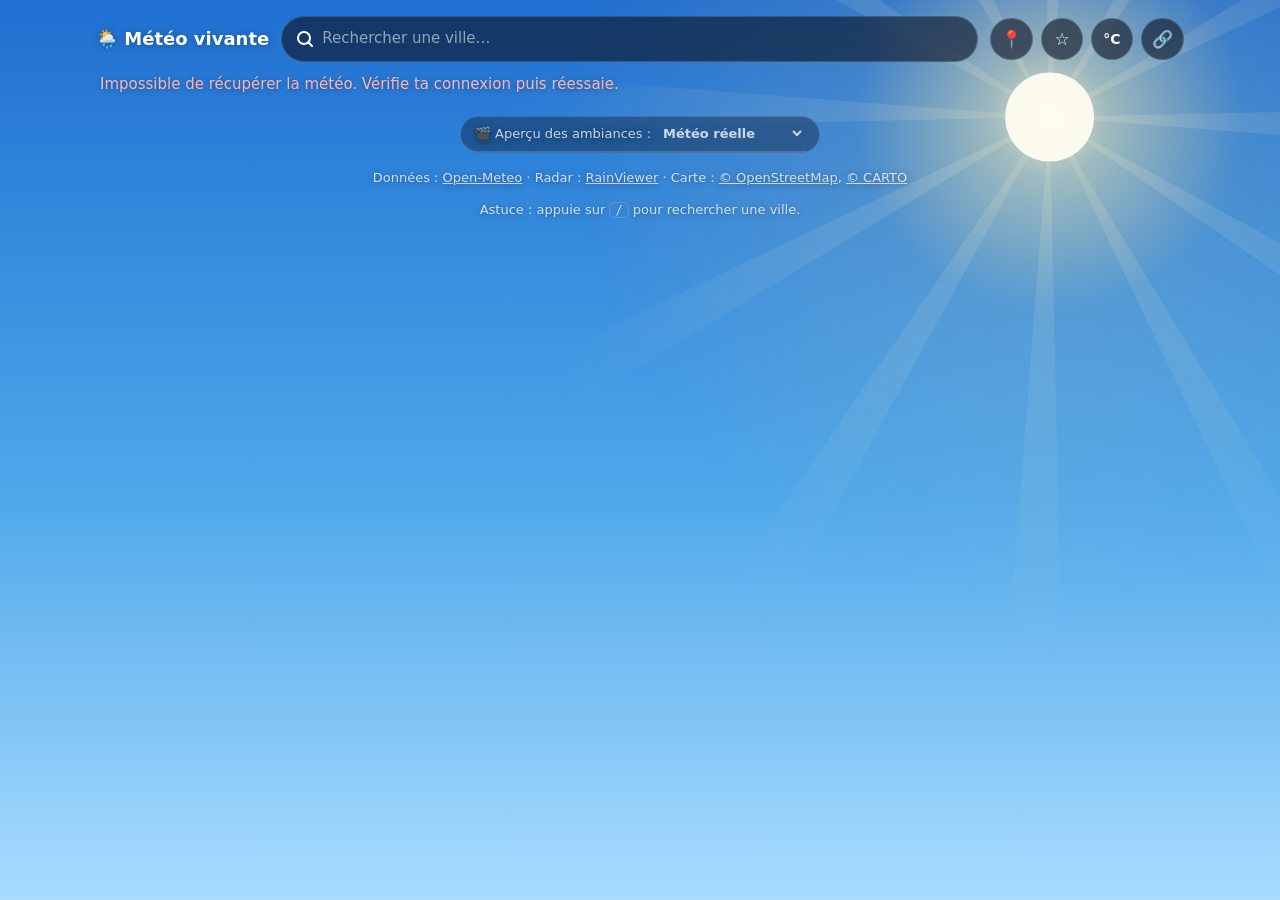
<file: index.html>
<!doctype html>
<html lang="fr">
<head>
<meta charset="utf-8">
<meta name="viewport" content="width=device-width, initial-scale=1, viewport-fit=cover">
<title>Météo vivante</title>
<meta name="description" content="Météo en direct avec ciel animé, radar de pluie, qualité de l'air et prévisions sur 10 jours.">
<meta name="theme-color" content="#1b2550">
<link rel="manifest" href="manifest.webmanifest">
<link rel="icon" href="icons/icon.svg" type="image/svg+xml">
<link rel="apple-touch-icon" href="icons/icon-180.png">
<meta name="apple-mobile-web-app-capable" content="yes">
<meta name="apple-mobile-web-app-status-bar-style" content="black-translucent">
<link rel="stylesheet" href="vendor/leaflet/leaflet.css">
<link rel="stylesheet" href="css/style.css">
</head>
<body>
<div id="sky-bg" aria-hidden="true"></div>
<canvas id="sky" aria-hidden="true"></canvas>

<main>
  <header class="topbar">
    <div class="brand"><span class="brand-icon">🌦️</span> Météo vivante</div>
    <div class="search" role="search">
      <input id="city" type="search" placeholder="Rechercher une ville…" autocomplete="off"
             aria-label="Rechercher une ville" aria-autocomplete="list" aria-controls="suggestions">
      <ul id="suggestions" class="suggestions" role="listbox" hidden></ul>
    </div>
    <div class="actions">
      <button id="locate" class="icon-btn" title="Ma position" aria-label="Ma position">📍</button>
      <button id="fav" class="icon-btn" title="Ajouter aux favoris" aria-label="Ajouter aux favoris" aria-pressed="false">☆</button>
      <button id="unit" class="icon-btn" title="Changer d'unité" aria-label="Changer d'unité">°C</button>
      <button id="share" class="icon-btn" title="Partager" aria-label="Partager">🔗</button>
    </div>
  </header>

  <nav id="favs" class="favs" aria-label="Villes favorites"></nav>

  <div id="status" class="status" role="status"></div>

  <div id="content" class="hidden">
    <section class="hero glass" aria-label="Conditions actuelles">
      <div class="hero-main">
        <div class="place" id="place"></div>
        <div class="clock" id="clock"></div>
        <div class="hero-temp">
          <span class="hero-icon" id="hero-icon"></span>
          <span class="temp" id="temp"></span>
        </div>
        <div class="desc" id="desc"></div>
        <div class="hilo" id="hilo"></div>
      </div>
      <div class="hero-side">
        <p class="summary" id="summary"></p>
        <div class="nowcast" id="nowcast" aria-label="Pluie dans les 2 prochaines heures"></div>
      </div>
    </section>

    <section class="glass" aria-label="Heure par heure">
      <h2>Heure par heure</h2>
      <div class="hourly" id="hourly" tabindex="0"></div>
    </section>

    <div class="grid">
      <section class="glass tile" id="tile-wind"></section>
      <section class="glass tile" id="tile-sun"></section>
      <section class="glass tile" id="tile-uv"></section>
      <section class="glass tile" id="tile-air"></section>
      <section class="glass tile" id="tile-humidity"></section>
      <section class="glass tile" id="tile-pressure"></section>
      <section class="glass tile" id="tile-visibility"></section>
      <section class="glass tile" id="tile-moon"></section>
      <section class="glass tile wide" id="tile-pollen"></section>
    </div>

    <section class="glass">
      <h2>Températures sur 48 h</h2>
      <div class="legend">
        <span><i class="swatch line" style="--c: var(--temp)"></i>Température</span>
        <span><i class="swatch dash" style="--c: var(--feels)"></i>Ressenti</span>
      </div>
      <div class="chart" id="chart-temp"></div>
    </section>

    <section class="glass">
      <h2>Risque de pluie sur 48 h</h2>
      <div class="chart" id="chart-rain"></div>
    </section>

    <section class="glass">
      <h2>Prévisions sur 10 jours</h2>
      <div class="daily" id="daily"></div>
    </section>

    <section class="glass">
      <div class="map-head">
        <h2>Radar de pluie</h2>
        <div class="radar-controls" id="radar-controls" hidden>
          <button id="radar-play" class="icon-btn small" aria-label="Lecture">⏸</button>
          <span id="radar-time"></span>
        </div>
      </div>
      <div id="map" class="map"></div>
      <p class="map-note" id="map-note"></p>
    </section>

    <section class="glass">
      <h2>Conseils du jour</h2>
      <ul class="tips" id="tips"></ul>
    </section>
  </div>

  <footer>
    <div class="demo">
      <label for="demo">🎬 Aperçu des ambiances :</label>
      <select id="demo">
        <option value="">Météo réelle</option>
        <option value="clear|1">Grand soleil</option>
        <option value="clear|0">Nuit étoilée</option>
        <option value="partly|1">Éclaircies</option>
        <option value="overcast|1">Ciel couvert</option>
        <option value="fog|1">Brouillard</option>
        <option value="drizzle|1">Bruine</option>
        <option value="rain|0">Pluie de nuit</option>
        <option value="snow|1">Neige</option>
        <option value="storm|0">Orage</option>
        <option value="golden|1">Coucher de soleil</option>
      </select>
    </div>
    <p>
      Données : <a href="https://open-meteo.com/" target="_blank" rel="noopener">Open-Meteo</a> ·
      Radar : <a href="https://www.rainviewer.com/" target="_blank" rel="noopener">RainViewer</a> ·
      Carte : <a href="https://www.openstreetmap.org/copyright" target="_blank" rel="noopener">© OpenStreetMap</a>, <a href="https://carto.com/attributions" target="_blank" rel="noopener">© CARTO</a>
    </p>
    <p class="kbd-hint">Astuce : appuie sur <kbd>/</kbd> pour rechercher une ville.</p>
  </footer>
</main>

<div class="tooltip" id="tooltip" role="tooltip"></div>

<script src="vendor/leaflet/leaflet.js" defer></script>
<script type="module" src="js/app.js"></script>
</body>
</html>
</file>
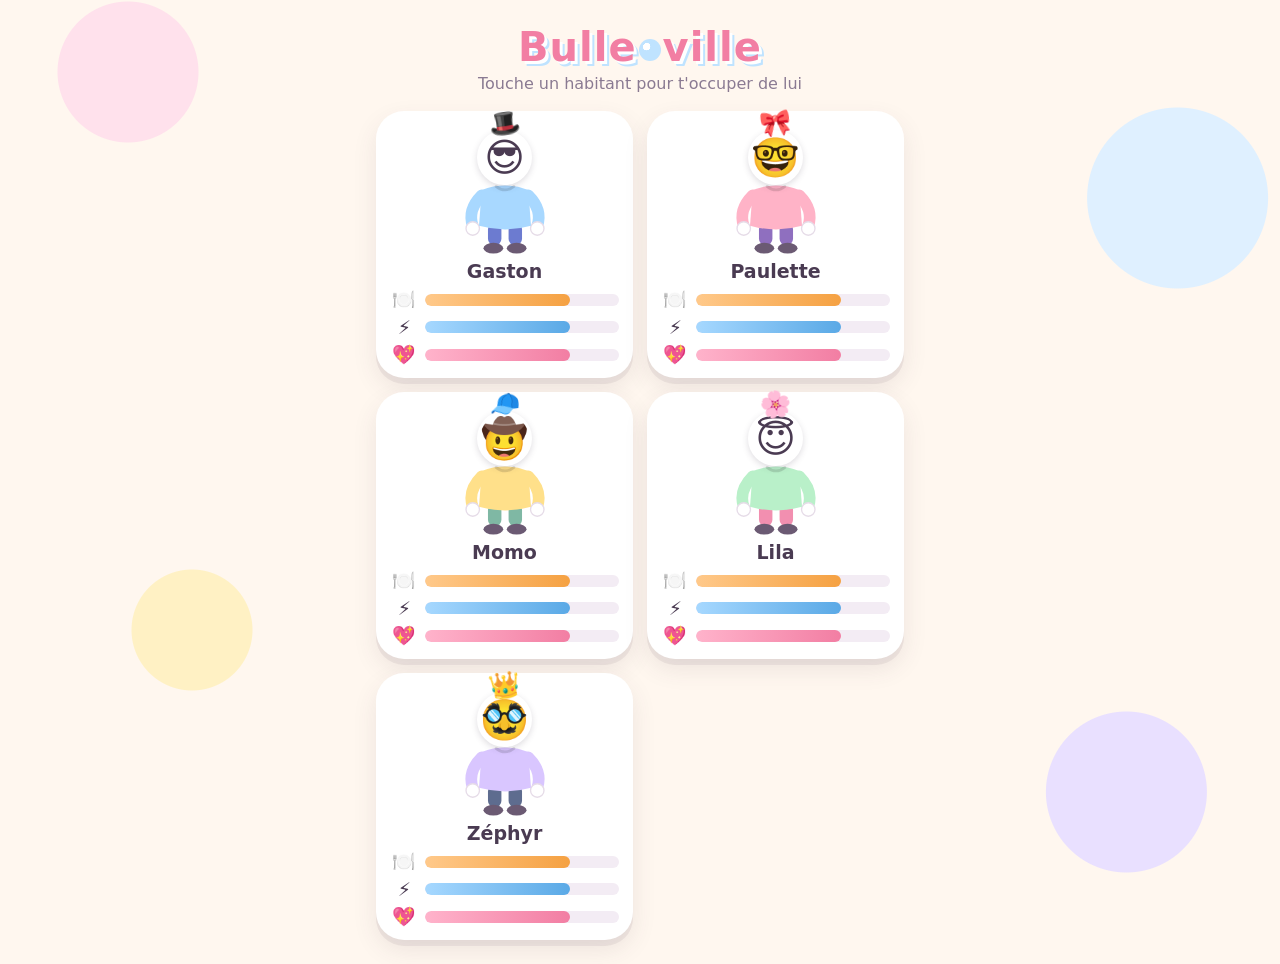
<file: bulleville/index.html>
<!DOCTYPE html>
<html lang="fr">
<head>
<meta charset="UTF-8">
<meta name="viewport" content="width=device-width, initial-scale=1, viewport-fit=cover">
<meta name="theme-color" content="#ffe9f0">
<title>Bulleville</title>
<style>
  :root {
    --fond: #fff7ef;
    --rose: #ffc8d9;
    --rose-fonce: #f27ea3;
    --bleu: #bfe3ff;
    --bleu-fonce: #5aa9e6;
    --jaune: #ffe9a8;
    --orange-fonce: #f5a142;
    --vert: #c9f2d6;
    --violet: #e3d4ff;
    --texte: #4a3b52;
    --texte-doux: #8a7a92;
    --carte: #ffffff;
    --ombre: 0 6px 0 rgba(74, 59, 82, .08), 0 10px 24px rgba(74, 59, 82, .10);
  }
  * { box-sizing: border-box; -webkit-tap-highlight-color: transparent; }
  html, body { margin: 0; }
  body {
    background: var(--fond);
    background-image:
      radial-gradient(circle at 10% 8%, #ffe1ec 0 70px, transparent 71px),
      radial-gradient(circle at 92% 22%, #dff0ff 0 90px, transparent 91px),
      radial-gradient(circle at 15% 70%, #fff1c4 0 60px, transparent 61px),
      radial-gradient(circle at 88% 88%, #e9e0ff 0 80px, transparent 81px);
    background-attachment: fixed;
    color: var(--texte);
    font-family: ui-rounded, "SF Pro Rounded", "Nunito", "Varela Round", "Trebuchet MS", system-ui, sans-serif;
    font-size: 18px;
    min-height: 100vh;
    touch-action: manipulation;
    user-select: none;
    -webkit-user-select: none;
  }
  button { font: inherit; color: inherit; border: 0; cursor: pointer; touch-action: manipulation; }
  .page { max-width: 560px; margin: 0 auto; padding: max(16px, env(safe-area-inset-top)) 16px max(24px, env(safe-area-inset-bottom)); }

  /* ---------- En-tête ---------- */
  header { text-align: center; margin: 8px 0 18px; }
  .logo { font-size: 40px; font-weight: 900; letter-spacing: 1px; margin: 0; color: var(--rose-fonce);
          text-shadow: 3px 3px 0 #fff, 5px 5px 0 var(--bleu); }
  .logo .bulle { display: inline-block; width: .55em; height: .55em; border-radius: 50%; margin: 0 2px;
                 background: radial-gradient(circle at 35% 35%, #fff 0 18%, var(--bleu) 19%); vertical-align: middle;
                 animation: flotte 3s ease-in-out infinite; }
  .sous-titre { margin: 4px 0 0; color: var(--texte-doux); font-size: 16px; }

  /* ---------- Village (liste des habitants) ---------- */
  .village { display: grid; grid-template-columns: 1fr 1fr; gap: 14px; }
  .carte-perso {
    background: var(--carte); border-radius: 28px; padding: 14px 10px 12px; box-shadow: var(--ombre);
    display: flex; flex-direction: column; align-items: center; gap: 6px; position: relative;
    transition: transform .12s;
  }
  .carte-perso:active { transform: scale(.96); }
  .carte-perso .avatar { font-size: 15px; }
  .carte-perso .nom { font-weight: 800; font-size: 19px; }
  .mini-barres { width: 100%; display: grid; gap: 5px; padding: 0 4px; }
  .alerte { position: absolute; top: 8px; right: 10px; font-size: 22px; animation: saute 1s ease-in-out infinite; }

  /* ---------- Avatar : corps dessiné + visage rond ---------- */
  .avatar { position: relative; width: 6em; height: 8.6em; animation: respire 2.6s ease-in-out infinite; }
  .avatar .corps { position: absolute; left: 0; top: 3.7em; width: 6em; height: 4.9em; }
  .avatar .tete {
    position: absolute; left: 1.15em; top: .3em; width: 3.7em; height: 3.7em; border-radius: 50%;
    background: #fff; border: .22em solid #fff; box-shadow: 0 .15em .4em rgba(74,59,82,.18);
    overflow: hidden; display: flex; align-items: center; justify-content: center; font-size: 1em;
  }
  .avatar .tete img { width: 100%; height: 100%; object-fit: cover; display: block; }
  .avatar .tete .emoji { font-size: 2.6em; line-height: 1; }
  .avatar .accessoire { position: absolute; left: 50%; top: -.55em; transform: translateX(-50%) rotate(-8deg); font-size: 1.7em; line-height: 1; }
  .avatar .humeur { position: absolute; right: -.1em; top: 2.6em; font-size: 1.3em; background: #fff; border-radius: 50%;
                    width: 1.5em; height: 1.5em; display: flex; align-items: center; justify-content: center; box-shadow: 0 2px 6px rgba(0,0,0,.12); }
  .avatar.saute { animation: hop .5s ease-out; }
  .avatar.dort { animation: berce 2s ease-in-out infinite; }
  .zzz { position: absolute; right: -.4em; top: -.4em; font-size: 1.4em; animation: zzz 1.6s ease-in-out infinite; pointer-events: none; }

  /* ---------- Barres de besoins ---------- */
  .barre { display: grid; grid-template-columns: 1.6em 1fr; align-items: center; gap: 6px; }
  .barre .icone { font-size: 1.05em; text-align: center; }
  .barre .jauge { height: 12px; background: #f3ecf4; border-radius: 99px; overflow: hidden; }
  .barre .rempli { height: 100%; border-radius: 99px; transition: width .6s ease; }
  .barre.bas .rempli { animation: clignote 1s ease-in-out infinite; }
  .rempli.faim { background: linear-gradient(90deg, #ffc98a, var(--orange-fonce)); }
  .rempli.energie { background: linear-gradient(90deg, #a6d8ff, var(--bleu-fonce)); }
  .rempli.humeur { background: linear-gradient(90deg, #ffb3cb, var(--rose-fonce)); }
  .grandes-barres { display: grid; gap: 12px; background: var(--carte); border-radius: 24px; padding: 16px; box-shadow: var(--ombre); }
  .grandes-barres .barre { grid-template-columns: 2em 6.5em 1fr; font-weight: 700; }
  .grandes-barres .jauge { height: 18px; }

  /* ---------- Fiche d'un habitant ---------- */
  .fiche { display: flex; flex-direction: column; gap: 16px; }
  .barre-haut { display: flex; align-items: center; gap: 10px; }
  .bouton-retour { background: var(--carte); border-radius: 99px; padding: 12px 18px; font-weight: 800; box-shadow: var(--ombre); min-height: 52px; }
  .barre-haut h2 { margin: 0; font-size: 28px; flex: 1; text-align: center; padding-right: 60px; }
  .scene { position: relative; background: linear-gradient(#dff1ff, #fff3f8 70%, #d9f5e2 70%); border-radius: 32px;
           padding: 104px 16px 18px; box-shadow: var(--ombre); display: flex; flex-direction: column; align-items: center; }
  .scene .avatar { font-size: 26px; }
  .bulle-dialogue {
    position: absolute; top: 12px; left: 14px; right: 14px; background: #fff; border-radius: 22px; padding: 10px 14px;
    font-weight: 700; text-align: center; box-shadow: 0 4px 10px rgba(74,59,82,.12); min-height: 48px;
    display: flex; align-items: center; justify-content: center; font-size: 17px; z-index: 2;
  }
  .bulle-dialogue::after { content: ""; position: absolute; bottom: -10px; left: 50%; margin-left: -10px;
    border: 10px solid transparent; border-top-color: #fff; border-bottom: 0; }
  .bulle-dialogue.nouveau { animation: pop .3s ease-out; }
  .indice { font-size: 14px; color: var(--texte-doux); margin-top: 6px; }
  .traits { display: flex; flex-wrap: wrap; gap: 8px; justify-content: center; }
  .trait { background: var(--violet); border-radius: 99px; padding: 6px 14px; font-weight: 700; font-size: 16px; }
  .actions { display: grid; grid-template-columns: repeat(3, 1fr); gap: 10px; }
  .action {
    border-radius: 24px; padding: 14px 6px; min-height: 96px; font-weight: 800; font-size: 17px; box-shadow: var(--ombre);
    display: flex; flex-direction: column; align-items: center; justify-content: center; gap: 4px; transition: transform .1s;
  }
  .action .gros { font-size: 36px; line-height: 1; }
  .action:active { transform: scale(.94); }
  .action.nourrir { background: var(--jaune); }
  .action.dormir { background: var(--bleu); }
  .action.jouer { background: var(--rose); }
  .bouton-photo { background: var(--vert); border-radius: 24px; min-height: 60px; font-weight: 800; box-shadow: var(--ombre); width: 100%; }
  .note-photo { text-align: center; color: var(--texte-doux); font-size: 14px; margin: -6px 0 0; }

  /* ---------- Animations ---------- */
  @keyframes flotte { 50% { transform: translateY(-5px); } }
  @keyframes respire { 50% { transform: translateY(-3px) scale(1.01); } }
  @keyframes hop { 30% { transform: translateY(-22%) scale(1.04, .97); } 60% { transform: translateY(0) scale(1.05, .93); } }
  @keyframes berce { 50% { transform: rotate(-4deg) translateY(2px); } }
  @keyframes zzz { 0% { opacity: 0; transform: translate(0, 0); } 40% { opacity: 1; } 100% { opacity: 0; transform: translate(10px, -18px); } }
  @keyframes saute { 50% { transform: translateY(-4px); } }
  @keyframes clignote { 50% { opacity: .45; } }
  @keyframes pop { 0% { transform: scale(.85); opacity: .3; } 100% { transform: scale(1); opacity: 1; } }
  @media (prefers-reduced-motion: reduce) { *, *::before, *::after { animation: none !important; } }
</style>
</head>
<body>
<div class="page" id="app"></div>
<input type="file" id="choixPhoto" accept="image/*" hidden>

<script>
/* =====================================================================
   🫧 BULLEVILLE — LES DONNÉES DU JEU
   Tu peux modifier tout ce qui se trouve dans cette partie sans risque.
   Règles : garde les guillemets "..." autour des textes, et une virgule
   entre deux éléments d'une liste.
   ===================================================================== */

// ---------- Les habitants ----------
// id         : identifiant unique, sans espace ni accent (ne le change plus une fois le jeu lancé)
// prenom     : le nom affiché
// genre      : "f" ou "m" (sert à accorder les traits : gourmand / gourmande)
// visage     : l'emoji affiché tant qu'aucune photo n'est choisie
// traits     : 2 ou 3 traits pris dans la liste TRAITS plus bas
// gags       : ses phrases fétiches (il les dit quand on touche son visage)
// haut, bas  : couleurs du t-shirt et du pantalon (codes couleur, ex. "#ffb3c7")
// accessoire : un emoji posé sur la tête ("" pour rien)
const PERSONNAGES = [
  {
    id: "gaston", prenom: "Gaston", genre: "m", visage: "😎",
    traits: ["dramatique", "reveur"],
    gags: [
      "J'ai encore rêvé que j'étais une baguette de pain. Croustillant.",
      "Un jour, j'écrirai une chanson sur les chaussettes perdues.",
      "Le nuage là-haut ? Il me ressemble. En plus mystérieux.",
    ],
    haut: "#a8d8ff", bas: "#6c7bd0", accessoire: "🎩",
  },
  {
    id: "paulette", prenom: "Paulette", genre: "f", visage: "🤓",
    traits: ["gourmand", "bavard"],
    gags: [
      "Tu savais que les crêpes sont des gâteaux qui ont pris confiance en eux ?",
      "Au fait… au fait… au fait ! J'ai oublié ce que je voulais dire.",
      "J'ai donné un prénom à chaque pépite de mon cookie.",
    ],
    haut: "#ffb3c7", bas: "#8f6fbf", accessoire: "🎀",
  },
  {
    id: "momo", prenom: "Momo", genre: "m", visage: "🤠",
    traits: ["flemmard", "gourmand"],
    gags: [
      "J'ai fait une sieste pour me préparer à ma sieste.",
      "Mon sport préféré ? Le canapé, niveau expert.",
      "Si on mangeait un goûter… avant le goûter ?",
    ],
    haut: "#ffe08a", bas: "#7fb8a4", accessoire: "🧢",
  },
  {
    id: "lila", prenom: "Lila", genre: "f", visage: "😇",
    traits: ["sportif", "dramatique"],
    gags: [
      "J'ai couru trois tours de la cour. Dans ma tête, c'était un marathon.",
      "Je fais des pompes pendant que je réfléchis. Je réfléchis beaucoup.",
      "Attention, je m'échauffe… ça peut durer longtemps.",
    ],
    haut: "#b9f0c9", bas: "#f28fb0", accessoire: "🌸",
  },
  {
    id: "zephyr", prenom: "Zéphyr", genre: "m", visage: "🥸",
    traits: ["reveur", "bavard", "flemmard"],
    gags: [
      "Je parle couramment le pigeon. Enfin, je crois.",
      "Et si les escargots étaient juste très, très patients ?",
      "J'ai une théorie sur les cuillères. Elle est longue.",
    ],
    haut: "#d9c6ff", bas: "#5e6c8f", accessoire: "👑",
  },
];

// ---------- Les traits de caractère ----------
// nom      : le mot affiché (masculin, féminin)
// bonus    : points en plus (ou en moins) quand on fait une action
// usure    : les besoins baissent plus vite (1.3 = 30 % plus vite)
// toujours : actions que le perso accepte même quand il "n'en a pas besoin"
const TRAITS = {
  gourmand:   { emoji: "🍩", nom: { m: "gourmand", f: "gourmande" },
                bonus: { nourrir: { faim: 10, humeur: 10 } }, usure: { faim: 1.2 }, toujours: ["nourrir"] },
  flemmard:   { emoji: "🛋️", nom: { m: "flemmard", f: "flemmarde" },
                bonus: { dormir: { energie: 15, humeur: 5 }, jouer: { energie: -10 } }, toujours: ["dormir"] },
  dramatique: { emoji: "🎭", nom: { m: "dramatique", f: "dramatique" },
                bonus: { jouer: { humeur: 10 } }, usure: { humeur: 1.3 } },
  sportif:    { emoji: "⚽", nom: { m: "sportif", f: "sportive" },
                bonus: { jouer: { humeur: 10, energie: 8 } }, usure: { faim: 1.1 } },
  reveur:     { emoji: "☁️", nom: { m: "rêveur", f: "rêveuse" },
                bonus: { dormir: { humeur: 10 } } },
  bavard:     { emoji: "💬", nom: { m: "bavard", f: "bavarde" },
                bonus: { jouer: { humeur: 5 } } },
};

// ---------- Ce que font les actions ----------
// effets : points gagnés (+) ou perdus (-) sur chaque besoin
// refus  : le perso refuse si ce besoin est déjà au-dessus (ou en dessous) de ce seuil
const ACTIONS = {
  nourrir: { emoji: "🍰", nom: "Nourrir", effets: { faim: 35, humeur: 5 },               refusSi: { besoin: "faim",    auDessusDe: 90 } },
  dormir:  { emoji: "😴", nom: "Dormir",  effets: { energie: 45 },                       refusSi: { besoin: "energie", auDessusDe: 85 } },
  jouer:   { emoji: "🎈", nom: "Jouer",   effets: { humeur: 25, energie: -15, faim: -10 }, refusSi: { besoin: "energie", enDessousDe: 15 } },
};

// ---------- Les dialogues ----------
// {nom} est remplacé par le prénom du perso.
// "tous" = phrases pour tout le monde ; les autres clés = phrases réservées à un trait.
const DIALOGUES = {
  nourrir: {
    tous: ["Miam ! Merci beaucoup !", "C'est délicieux !", "Mon ventre te fait un câlin.", "Ça sent bon, ça !"],
    gourmand: ["Encore ! Encore ! … Bon, d'accord, merci !", "Je pourrais manger ça tous les jours. Et toutes les nuits.", "Je note ce plat 11 sur 10."],
    dramatique: ["Cette tarte… a changé ma vie.", "Je n'oublierai jamais ce repas. JAMAIS."],
    flemmard: ["Tu peux me donner la becquée ? Mes bras sont en pause."],
  },
  dormir: {
    tous: ["Zzz… Bonne nuit !", "Juste cinq petites minutes…", "Ahh, ça fait du bien."],
    flemmard: ["Enfin ! Mon activité préférée !", "Réveille-moi l'année prochaine."],
    reveur: ["Je vais rêver de licornes qui font du ski.", "Ce soir, je rêve en couleurs."],
    dramatique: ["Adieu, monde cruel… à demain matin."],
  },
  jouer: {
    tous: ["Youpi ! On recommence ?", "Trop drôle !", "J'ai gagné ! … Je crois."],
    sportif: ["Encore un tour ! Et un autre ! Et un autre !", "Record battu ! Enfin, mon record à moi."],
    bavard: ["Pendant qu'on joue, je te raconte ma journée ? Alors ce matin…"],
    dramatique: ["C'est le plus beau jour de ma vie ! (Comme hier.)"],
    flemmard: ["On peut jouer… assis ?"],
  },
  refus_nourrir: {
    tous: ["Merci, mais je n'ai plus de place !", "Mon ventre affiche COMPLET."],
  },
  refus_dormir: {
    tous: ["Dormir ? Mais je suis en pleine forme !", "Pas sommeil du tout !"],
  },
  refus_jouer: {
    tous: ["Trop fatigué·e… laisse-moi souffler.", "Mes jambes sont en mode pause."],
    sportif: ["Même moi j'ai besoin d'une pause. Si si."],
  },
  // Quand un besoin est très bas et qu'on touche le perso
  faim_basse:    { tous: ["Mon ventre fait des bruits de baleine…", "J'ai un petit creux. Un GRAND petit creux."] },
  energie_basse: { tous: ["Je pourrais dormir debout…", "Mes paupières pèsent une tonne."] },
  humeur_basse:  { tous: ["Je m'ennuie un peu… on joue ?", "J'ai besoin d'un peu de fun."],
                   dramatique: ["Personne ne me comprend… sauf peut-être toi ?"] },
};

// ---------- Réglages du temps ----------
// Combien de points chaque besoin perd par heure (même quand le jeu est fermé).
const REGLAGES = {
  pertesParHeure: { faim: 8, energie: 5, humeur: 6 },
  seuilBas: 25,          // en dessous, la jauge clignote
  valeurDepart: 75,      // besoins au tout début de la partie
};

/* =====================================================================
   ⚙️ LA MÉCANIQUE DU JEU
   Pas besoin de modifier en dessous pour changer les persos ou les textes.
   ===================================================================== */

const CLE_SAUVEGARDE = "bulleville-sauvegarde-v1";
const CLE_PHOTO = "bulleville-photo-";
const BESOINS = [
  { id: "faim", emoji: "🍽️", nom: "Faim" },
  { id: "energie", emoji: "⚡", nom: "Énergie" },
  { id: "humeur", emoji: "💖", nom: "Humeur" },
];

let etat = chargerEtat();
let ecran = { type: "village" };   // ou { type: "fiche", id: "gaston" }
let dortJusqua = {};               // petite animation de sommeil (non sauvegardée)

// ---------- Sauvegarde ----------
function chargerEtat() {
  let e = null;
  try { e = JSON.parse(localStorage.getItem(CLE_SAUVEGARDE)); } catch (_) {}
  if (!e || typeof e !== "object") e = { persos: {}, derniereMaj: Date.now() };
  for (const p of PERSONNAGES) {
    if (!e.persos[p.id]) {
      e.persos[p.id] = { faim: REGLAGES.valeurDepart, energie: REGLAGES.valeurDepart, humeur: REGLAGES.valeurDepart };
    }
  }
  return e;
}
function sauvegarder() {
  try { localStorage.setItem(CLE_SAUVEGARDE, JSON.stringify(etat)); } catch (_) {}
}
function lirePhoto(id) {
  try { return localStorage.getItem(CLE_PHOTO + id); } catch (_) { return null; }
}

// ---------- Le temps qui passe ----------
function faireVieillir() {
  const maintenant = Date.now();
  const heures = Math.max(0, (maintenant - etat.derniereMaj) / 3600000);
  etat.derniereMaj = maintenant;
  if (heures === 0) return;
  for (const p of PERSONNAGES) {
    const s = etat.persos[p.id];
    for (const b of BESOINS) {
      let vitesse = REGLAGES.pertesParHeure[b.id] || 0;
      for (const t of p.traits) {
        const u = TRAITS[t] && TRAITS[t].usure && TRAITS[t].usure[b.id];
        if (u) vitesse *= u;
      }
      s[b.id] = borner(s[b.id] - vitesse * heures);
    }
  }
  sauvegarder();
}

// ---------- Outils ----------
const borner = v => Math.max(0, Math.min(100, v));
const auHasard = liste => liste[Math.floor(Math.random() * liste.length)];
const trouverPerso = id => PERSONNAGES.find(p => p.id === id);
function echapper(txt) {
  return String(txt).replace(/[&<>"']/g, c => ({ "&": "&amp;", "<": "&lt;", ">": "&gt;", '"': "&quot;", "'": "&#39;" }[c]));
}

// Choisit une réplique : souvent une phrase liée à un trait du perso, sinon une phrase commune.
function replique(situation, perso) {
  const d = DIALOGUES[situation] || {};
  const speciales = perso.traits.flatMap(t => d[t] || []);
  const communes = d.tous || [];
  const liste = speciales.length && (Math.random() < 0.6 || !communes.length) ? speciales : communes;
  return liste.length ? auHasard(liste).replace(/\{nom\}/g, perso.prenom) : "…";
}

// ---------- Les actions ----------
function agir(idPerso, idAction) {
  faireVieillir();
  const p = trouverPerso(idPerso);
  const s = etat.persos[idPerso];
  const a = ACTIONS[idAction];
  const accepteToujours = p.traits.some(t => (TRAITS[t]?.toujours || []).includes(idAction));
  const r = a.refusSi;
  const refuse = r && !accepteToujours && (
    (r.auDessusDe !== undefined && s[r.besoin] > r.auDessusDe) ||
    (r.enDessousDe !== undefined && s[r.besoin] < r.enDessousDe)
  );

  if (refuse) {
    afficherBulle(replique("refus_" + idAction, p));
    return;
  }

  const total = { ...a.effets };
  for (const t of p.traits) {
    const bonus = TRAITS[t]?.bonus?.[idAction] || {};
    for (const b in bonus) total[b] = (total[b] || 0) + bonus[b];
  }
  for (const b in total) s[b] = borner(s[b] + total[b]);
  sauvegarder();

  if (idAction === "dormir") dortJusqua[idPerso] = Date.now() + 4000;
  afficher();
  afficherBulle(replique(idAction, p));
  const av = document.querySelector(".scene .avatar");
  if (av && idAction !== "dormir") { av.classList.add("saute"); setTimeout(() => av.classList.remove("saute"), 500); }
  if (idAction === "dormir") setTimeout(afficher, 4100);
}

// Toucher le visage : il se plaint d'un besoin, ou sort un de ses running gags
function toucher(idPerso) {
  const p = trouverPerso(idPerso);
  const s = etat.persos[idPerso];
  const bas = BESOINS.filter(b => s[b.id] < REGLAGES.seuilBas);
  if (bas.length && Math.random() < 0.7) afficherBulle(replique(auHasard(bas).id + "_basse", p));
  else afficherBulle(p.gags.length ? auHasard(p.gags) : "…");
}

// ---------- Photo du visage (reste sur l'appareil) ----------
let photoPour = null;
function choisirPhoto(id) {
  photoPour = id;
  const input = document.getElementById("choixPhoto");
  input.value = "";
  input.click();
}
document.getElementById("choixPhoto").addEventListener("change", e => {
  const fichier = e.target.files && e.target.files[0];
  if (!fichier || !photoPour) return;
  const id = photoPour;
  const url = URL.createObjectURL(fichier);
  const img = new Image();
  img.onload = () => {
    // Recadre au centre en carré, puis réduit à 256 px pour prendre peu de place
    const cote = Math.min(img.naturalWidth, img.naturalHeight);
    const canvas = document.createElement("canvas");
    canvas.width = canvas.height = 256;
    canvas.getContext("2d").drawImage(img,
      (img.naturalWidth - cote) / 2, (img.naturalHeight - cote) / 2, cote, cote, 0, 0, 256, 256);
    URL.revokeObjectURL(url);
    try {
      localStorage.setItem(CLE_PHOTO + id, canvas.toDataURL("image/jpeg", 0.85));
      afficher();
      afficherBulle("Oh ! J'ai un nouveau visage !");
    } catch (_) {
      afficherBulle("Oups, plus de place pour la photo sur cet appareil.");
    }
  };
  img.onerror = () => { URL.revokeObjectURL(url); afficherBulle("Je n'arrive pas à lire cette image."); };
  img.src = url;
});

// ---------- Dessin ----------
function humeurEmoji(s, endormi) {
  if (endormi) return "😴";
  if (s.faim < REGLAGES.seuilBas) return "🍽️";
  if (s.energie < REGLAGES.seuilBas) return "🥱";
  if (s.humeur < REGLAGES.seuilBas) return "😢";
  if (s.humeur > 70) return "😄";
  return "🙂";
}

function dessinerAvatar(p, avecHumeur) {
  const s = etat.persos[p.id];
  const photo = lirePhoto(p.id);
  const endormi = (dortJusqua[p.id] || 0) > Date.now();
  const visage = photo
    ? `<img src="${photo}" alt="">`
    : `<span class="emoji">${echapper(p.visage)}</span>`;
  // Corps cartoon : bras, t-shirt, jambes, chaussures, mains en gants ronds
  const corps = `
    <svg class="corps" viewBox="0 0 100 82" aria-hidden="true">
      <path d="M24 16 Q8 32 14 50" stroke="${p.haut}" stroke-width="13" fill="none" stroke-linecap="round"/>
      <path d="M76 16 Q92 32 86 50" stroke="${p.haut}" stroke-width="13" fill="none" stroke-linecap="round"/>
      <circle cx="14" cy="53" r="7.5" fill="#fff" stroke="#e6dce8" stroke-width="1.5"/>
      <circle cx="86" cy="53" r="7.5" fill="#fff" stroke="#e6dce8" stroke-width="1.5"/>
      <rect x="31" y="46" width="15" height="26" rx="7.5" fill="${p.bas}"/>
      <rect x="54" y="46" width="15" height="26" rx="7.5" fill="${p.bas}"/>
      <path d="M24 10 Q50 0 76 10 L79 50 Q50 58 21 50 Z" fill="${p.haut}"/>
      <path d="M40 6 Q50 14 60 6" stroke="rgba(0,0,0,.12)" stroke-width="3" fill="none" stroke-linecap="round"/>
      <ellipse cx="37" cy="75" rx="11" ry="6" fill="#6b5a73"/>
      <ellipse cx="63" cy="75" rx="11" ry="6" fill="#6b5a73"/>
    </svg>`;
  return `
    <div class="avatar ${endormi ? "dort" : ""}">
      ${corps}
      <div class="tete" ${avecHumeur ? `data-toucher="${p.id}"` : ""}>${visage}</div>
      ${p.accessoire ? `<span class="accessoire">${echapper(p.accessoire)}</span>` : ""}
      ${avecHumeur ? `<span class="humeur">${humeurEmoji(s, endormi)}</span>` : ""}
      ${endormi ? `<span class="zzz">💤</span>` : ""}
    </div>`;
}

function dessinerBarre(p, b, grande) {
  const v = Math.round(etat.persos[p.id][b.id]);
  return `
    <div class="barre ${v < REGLAGES.seuilBas ? "bas" : ""}" data-barre="${p.id}:${b.id}">
      <span class="icone">${b.emoji}</span>
      ${grande ? `<span>${b.nom}</span>` : ""}
      <div class="jauge"><div class="rempli ${b.id}" style="width:${v}%"></div></div>
    </div>`;
}

function afficher() {
  const app = document.getElementById("app");
  if (ecran.type === "village") {
    app.innerHTML = `
      <header>
        <h1 class="logo">Bulle<span class="bulle"></span>ville</h1>
        <p class="sous-titre">Touche un habitant pour t'occuper de lui</p>
      </header>
      <main class="village">
        ${PERSONNAGES.map(p => {
          const s = etat.persos[p.id];
          const alerte = BESOINS.some(b => s[b.id] < REGLAGES.seuilBas);
          return `
            <button class="carte-perso" data-ouvrir="${p.id}" aria-label="${echapper(p.prenom)}">
              ${alerte ? `<span class="alerte">❗</span>` : ""}
              ${dessinerAvatar(p, false)}
              <div class="nom">${echapper(p.prenom)}</div>
              <div class="mini-barres">${BESOINS.map(b => dessinerBarre(p, b, false)).join("")}</div>
            </button>`;
        }).join("")}
      </main>`;
  } else {
    const p = trouverPerso(ecran.id);
    const ancienneBulle = document.querySelector(".bulle-dialogue")?.textContent || "Coucou ! Touche mon visage.";
    app.innerHTML = `
      <section class="fiche">
        <div class="barre-haut">
          <button class="bouton-retour" data-retour>← Village</button>
          <h2>${echapper(p.prenom)}</h2>
        </div>
        <div class="scene">
          <div class="bulle-dialogue">${echapper(ancienneBulle)}</div>
          ${dessinerAvatar(p, true)}
        </div>
        <div class="traits">
          ${p.traits.map(t => TRAITS[t] ? `<span class="trait">${TRAITS[t].emoji} ${TRAITS[t].nom[p.genre] || TRAITS[t].nom.m}</span>` : "").join("")}
        </div>
        <div class="grandes-barres">${BESOINS.map(b => dessinerBarre(p, b, true)).join("")}</div>
        <div class="actions">
          ${Object.entries(ACTIONS).map(([id, a]) => `
            <button class="action ${id}" data-action="${id}">
              <span class="gros">${a.emoji}</span>${a.nom}
            </button>`).join("")}
        </div>
        <button class="bouton-photo" data-photo="${p.id}">📷 Changer la photo</button>
        <p class="note-photo">La photo reste sur cet appareil, rien n'est envoyé sur internet.</p>
      </section>`;
  }
}

function afficherBulle(texte) {
  const el = document.querySelector(".bulle-dialogue");
  if (!el) return;
  el.textContent = texte;
  el.classList.remove("nouveau");
  void el.offsetWidth;       // relance l'animation
  el.classList.add("nouveau");
}

// Met à jour seulement les jauges (sans redessiner tout l'écran)
function rafraichirJauges() {
  document.querySelectorAll("[data-barre]").forEach(el => {
    const [id, besoin] = el.dataset.barre.split(":");
    const v = Math.round(etat.persos[id][besoin]);
    el.querySelector(".rempli").style.width = v + "%";
    el.classList.toggle("bas", v < REGLAGES.seuilBas);
  });
}

// ---------- Les touches à l'écran ----------
document.getElementById("app").addEventListener("click", e => {
  const cible = e.target.closest("[data-ouvrir],[data-retour],[data-action],[data-photo],[data-toucher]");
  if (!cible) return;
  if (cible.dataset.ouvrir) { ecran = { type: "fiche", id: cible.dataset.ouvrir }; afficher(); window.scrollTo(0, 0); }
  else if (cible.hasAttribute("data-retour")) { ecran = { type: "village" }; afficher(); }
  else if (cible.dataset.action) agir(ecran.id, cible.dataset.action);
  else if (cible.dataset.photo) choisirPhoto(cible.dataset.photo);
  else if (cible.dataset.toucher) toucher(cible.dataset.toucher);
});

// ---------- C'est parti ! ----------
faireVieillir();
afficher();
setInterval(() => { faireVieillir(); rafraichirJauges(); }, 5000);
document.addEventListener("visibilitychange", () => {
  if (!document.hidden) { faireVieillir(); afficher(); }
});
</script>
</body>
</html>
</file>
<file: vendor/leaflet/leaflet.css>
/* required styles */

.leaflet-pane,
.leaflet-tile,
.leaflet-marker-icon,
.leaflet-marker-shadow,
.leaflet-tile-container,
.leaflet-pane > svg,
.leaflet-pane > canvas,
.leaflet-zoom-box,
.leaflet-image-layer,
.leaflet-layer {
	position: absolute;
	left: 0;
	top: 0;
	}
.leaflet-container {
	overflow: hidden;
	}
.leaflet-tile,
.leaflet-marker-icon,
.leaflet-marker-shadow {
	-webkit-user-select: none;
	   -moz-user-select: none;
	        user-select: none;
	  -webkit-user-drag: none;
	}
/* Prevents IE11 from highlighting tiles in blue */
.leaflet-tile::selection {
	background: transparent;
}
/* Safari renders non-retina tile on retina better with this, but Chrome is worse */
.leaflet-safari .leaflet-tile {
	image-rendering: -webkit-optimize-contrast;
	}
/* hack that prevents hw layers "stretching" when loading new tiles */
.leaflet-safari .leaflet-tile-container {
	width: 1600px;
	height: 1600px;
	-webkit-transform-origin: 0 0;
	}
.leaflet-marker-icon,
.leaflet-marker-shadow {
	display: block;
	}
/* .leaflet-container svg: reset svg max-width decleration shipped in Joomla! (joomla.org) 3.x */
/* .leaflet-container img: map is broken in FF if you have max-width: 100% on tiles */
.leaflet-container .leaflet-overlay-pane svg {
	max-width: none !important;
	max-height: none !important;
	}
.leaflet-container .leaflet-marker-pane img,
.leaflet-container .leaflet-shadow-pane img,
.leaflet-container .leaflet-tile-pane img,
.leaflet-container img.leaflet-image-layer,
.leaflet-container .leaflet-tile {
	max-width: none !important;
	max-height: none !important;
	width: auto;
	padding: 0;
	}

.leaflet-container img.leaflet-tile {
	/* See: https://bugs.chromium.org/p/chromium/issues/detail?id=600120 */
	mix-blend-mode: plus-lighter;
}

.leaflet-container.leaflet-touch-zoom {
	-ms-touch-action: pan-x pan-y;
	touch-action: pan-x pan-y;
	}
.leaflet-container.leaflet-touch-drag {
	-ms-touch-action: pinch-zoom;
	/* Fallback for FF which doesn't support pinch-zoom */
	touch-action: none;
	touch-action: pinch-zoom;
}
.leaflet-container.leaflet-touch-drag.leaflet-touch-zoom {
	-ms-touch-action: none;
	touch-action: none;
}
.leaflet-container {
	-webkit-tap-highlight-color: transparent;
}
.leaflet-container a {
	-webkit-tap-highlight-color: rgba(51, 181, 229, 0.4);
}
.leaflet-tile {
	filter: inherit;
	visibility: hidden;
	}
.leaflet-tile-loaded {
	visibility: inherit;
	}
.leaflet-zoom-box {
	width: 0;
	height: 0;
	-moz-box-sizing: border-box;
	     box-sizing: border-box;
	z-index: 800;
	}
/* workaround for https://bugzilla.mozilla.org/show_bug.cgi?id=888319 */
.leaflet-overlay-pane svg {
	-moz-user-select: none;
	}

.leaflet-pane         { z-index: 400; }

.leaflet-tile-pane    { z-index: 200; }
.leaflet-overlay-pane { z-index: 400; }
.leaflet-shadow-pane  { z-index: 500; }
.leaflet-marker-pane  { z-index: 600; }
.leaflet-tooltip-pane   { z-index: 650; }
.leaflet-popup-pane   { z-index: 700; }

.leaflet-map-pane canvas { z-index: 100; }
.leaflet-map-pane svg    { z-index: 200; }

.leaflet-vml-shape {
	width: 1px;
	height: 1px;
	}
.lvml {
	behavior: url(#default#VML);
	display: inline-block;
	position: absolute;
	}


/* control positioning */

.leaflet-control {
	position: relative;
	z-index: 800;
	pointer-events: visiblePainted; /* IE 9-10 doesn't have auto */
	pointer-events: auto;
	}
.leaflet-top,
.leaflet-bottom {
	position: absolute;
	z-index: 1000;
	pointer-events: none;
	}
.leaflet-top {
	top: 0;
	}
.leaflet-right {
	right: 0;
	}
.leaflet-bottom {
	bottom: 0;
	}
.leaflet-left {
	left: 0;
	}
.leaflet-control {
	float: left;
	clear: both;
	}
.leaflet-right .leaflet-control {
	float: right;
	}
.leaflet-top .leaflet-control {
	margin-top: 10px;
	}
.leaflet-bottom .leaflet-control {
	margin-bottom: 10px;
	}
.leaflet-left .leaflet-control {
	margin-left: 10px;
	}
.leaflet-right .leaflet-control {
	margin-right: 10px;
	}


/* zoom and fade animations */

.leaflet-fade-anim .leaflet-popup {
	opacity: 0;
	-webkit-transition: opacity 0.2s linear;
	   -moz-transition: opacity 0.2s linear;
	        transition: opacity 0.2s linear;
	}
.leaflet-fade-anim .leaflet-map-pane .leaflet-popup {
	opacity: 1;
	}
.leaflet-zoom-animated {
	-webkit-transform-origin: 0 0;
	    -ms-transform-origin: 0 0;
	        transform-origin: 0 0;
	}
svg.leaflet-zoom-animated {
	will-change: transform;
}

.leaflet-zoom-anim .leaflet-zoom-animated {
	-webkit-transition: -webkit-transform 0.25s cubic-bezier(0,0,0.25,1);
	   -moz-transition:    -moz-transform 0.25s cubic-bezier(0,0,0.25,1);
	        transition:         transform 0.25s cubic-bezier(0,0,0.25,1);
	}
.leaflet-zoom-anim .leaflet-tile,
.leaflet-pan-anim .leaflet-tile {
	-webkit-transition: none;
	   -moz-transition: none;
	        transition: none;
	}

.leaflet-zoom-anim .leaflet-zoom-hide {
	visibility: hidden;
	}


/* cursors */

.leaflet-interactive {
	cursor: pointer;
	}
.leaflet-grab {
	cursor: -webkit-grab;
	cursor:    -moz-grab;
	cursor:         grab;
	}
.leaflet-crosshair,
.leaflet-crosshair .leaflet-interactive {
	cursor: crosshair;
	}
.leaflet-popup-pane,
.leaflet-control {
	cursor: auto;
	}
.leaflet-dragging .leaflet-grab,
.leaflet-dragging .leaflet-grab .leaflet-interactive,
.leaflet-dragging .leaflet-marker-draggable {
	cursor: move;
	cursor: -webkit-grabbing;
	cursor:    -moz-grabbing;
	cursor:         grabbing;
	}

/* marker & overlays interactivity */
.leaflet-marker-icon,
.leaflet-marker-shadow,
.leaflet-image-layer,
.leaflet-pane > svg path,
.leaflet-tile-container {
	pointer-events: none;
	}

.leaflet-marker-icon.leaflet-interactive,
.leaflet-image-layer.leaflet-interactive,
.leaflet-pane > svg path.leaflet-interactive,
svg.leaflet-image-layer.leaflet-interactive path {
	pointer-events: visiblePainted; /* IE 9-10 doesn't have auto */
	pointer-events: auto;
	}

/* visual tweaks */

.leaflet-container {
	background: #ddd;
	outline-offset: 1px;
	}
.leaflet-container a {
	color: #0078A8;
	}
.leaflet-zoom-box {
	border: 2px dotted #38f;
	background: rgba(255,255,255,0.5);
	}


/* general typography */
.leaflet-container {
	font-family: "Helvetica Neue", Arial, Helvetica, sans-serif;
	font-size: 12px;
	font-size: 0.75rem;
	line-height: 1.5;
	}


/* general toolbar styles */

.leaflet-bar {
	box-shadow: 0 1px 5px rgba(0,0,0,0.65);
	border-radius: 4px;
	}
.leaflet-bar a {
	background-color: #fff;
	border-bottom: 1px solid #ccc;
	width: 26px;
	height: 26px;
	line-height: 26px;
	display: block;
	text-align: center;
	text-decoration: none;
	color: black;
	}
.leaflet-bar a,
.leaflet-control-layers-toggle {
	background-position: 50% 50%;
	background-repeat: no-repeat;
	display: block;
	}
.leaflet-bar a:hover,
.leaflet-bar a:focus {
	background-color: #f4f4f4;
	}
.leaflet-bar a:first-child {
	border-top-left-radius: 4px;
	border-top-right-radius: 4px;
	}
.leaflet-bar a:last-child {
	border-bottom-left-radius: 4px;
	border-bottom-right-radius: 4px;
	border-bottom: none;
	}
.leaflet-bar a.leaflet-disabled {
	cursor: default;
	background-color: #f4f4f4;
	color: #bbb;
	}

.leaflet-touch .leaflet-bar a {
	width: 30px;
	height: 30px;
	line-height: 30px;
	}
.leaflet-touch .leaflet-bar a:first-child {
	border-top-left-radius: 2px;
	border-top-right-radius: 2px;
	}
.leaflet-touch .leaflet-bar a:last-child {
	border-bottom-left-radius: 2px;
	border-bottom-right-radius: 2px;
	}

/* zoom control */

.leaflet-control-zoom-in,
.leaflet-control-zoom-out {
	font: bold 18px 'Lucida Console', Monaco, monospace;
	text-indent: 1px;
	}

.leaflet-touch .leaflet-control-zoom-in, .leaflet-touch .leaflet-control-zoom-out  {
	font-size: 22px;
	}


/* layers control */

.leaflet-control-layers {
	box-shadow: 0 1px 5px rgba(0,0,0,0.4);
	background: #fff;
	border-radius: 5px;
	}
.leaflet-control-layers-toggle {
	background-image: url(images/layers.png);
	width: 36px;
	height: 36px;
	}
.leaflet-retina .leaflet-control-layers-toggle {
	background-image: url(images/layers-2x.png);
	background-size: 26px 26px;
	}
.leaflet-touch .leaflet-control-layers-toggle {
	width: 44px;
	height: 44px;
	}
.leaflet-control-layers .leaflet-control-layers-list,
.leaflet-control-layers-expanded .leaflet-control-layers-toggle {
	display: none;
	}
.leaflet-control-layers-expanded .leaflet-control-layers-list {
	display: block;
	position: relative;
	}
.leaflet-control-layers-expanded {
	padding: 6px 10px 6px 6px;
	color: #333;
	background: #fff;
	}
.leaflet-control-layers-scrollbar {
	overflow-y: scroll;
	overflow-x: hidden;
	padding-right: 5px;
	}
.leaflet-control-layers-selector {
	margin-top: 2px;
	position: relative;
	top: 1px;
	}
.leaflet-control-layers label {
	display: block;
	font-size: 13px;
	font-size: 1.08333em;
	}
.leaflet-control-layers-separator {
	height: 0;
	border-top: 1px solid #ddd;
	margin: 5px -10px 5px -6px;
	}

/* Default icon URLs */
.leaflet-default-icon-path { /* used only in path-guessing heuristic, see L.Icon.Default */
	background-image: url(images/marker-icon.png);
	}


/* attribution and scale controls */

.leaflet-container .leaflet-control-attribution {
	background: #fff;
	background: rgba(255, 255, 255, 0.8);
	margin: 0;
	}
.leaflet-control-attribution,
.leaflet-control-scale-line {
	padding: 0 5px;
	color: #333;
	line-height: 1.4;
	}
.leaflet-control-attribution a {
	text-decoration: none;
	}
.leaflet-control-attribution a:hover,
.leaflet-control-attribution a:focus {
	text-decoration: underline;
	}
.leaflet-attribution-flag {
	display: inline !important;
	vertical-align: baseline !important;
	width: 1em;
	height: 0.6669em;
	}
.leaflet-left .leaflet-control-scale {
	margin-left: 5px;
	}
.leaflet-bottom .leaflet-control-scale {
	margin-bottom: 5px;
	}
.leaflet-control-scale-line {
	border: 2px solid #777;
	border-top: none;
	line-height: 1.1;
	padding: 2px 5px 1px;
	white-space: nowrap;
	-moz-box-sizing: border-box;
	     box-sizing: border-box;
	background: rgba(255, 255, 255, 0.8);
	text-shadow: 1px 1px #fff;
	}
.leaflet-control-scale-line:not(:first-child) {
	border-top: 2px solid #777;
	border-bottom: none;
	margin-top: -2px;
	}
.leaflet-control-scale-line:not(:first-child):not(:last-child) {
	border-bottom: 2px solid #777;
	}

.leaflet-touch .leaflet-control-attribution,
.leaflet-touch .leaflet-control-layers,
.leaflet-touch .leaflet-bar {
	box-shadow: none;
	}
.leaflet-touch .leaflet-control-layers,
.leaflet-touch .leaflet-bar {
	border: 2px solid rgba(0,0,0,0.2);
	background-clip: padding-box;
	}


/* popup */

.leaflet-popup {
	position: absolute;
	text-align: center;
	margin-bottom: 20px;
	}
.leaflet-popup-content-wrapper {
	padding: 1px;
	text-align: left;
	border-radius: 12px;
	}
.leaflet-popup-content {
	margin: 13px 24px 13px 20px;
	line-height: 1.3;
	font-size: 13px;
	font-size: 1.08333em;
	min-height: 1px;
	}
.leaflet-popup-content p {
	margin: 17px 0;
	margin: 1.3em 0;
	}
.leaflet-popup-tip-container {
	width: 40px;
	height: 20px;
	position: absolute;
	left: 50%;
	margin-top: -1px;
	margin-left: -20px;
	overflow: hidden;
	pointer-events: none;
	}
.leaflet-popup-tip {
	width: 17px;
	height: 17px;
	padding: 1px;

	margin: -10px auto 0;
	pointer-events: auto;

	-webkit-transform: rotate(45deg);
	   -moz-transform: rotate(45deg);
	    -ms-transform: rotate(45deg);
	        transform: rotate(45deg);
	}
.leaflet-popup-content-wrapper,
.leaflet-popup-tip {
	background: white;
	color: #333;
	box-shadow: 0 3px 14px rgba(0,0,0,0.4);
	}
.leaflet-container a.leaflet-popup-close-button {
	position: absolute;
	top: 0;
	right: 0;
	border: none;
	text-align: center;
	width: 24px;
	height: 24px;
	font: 16px/24px Tahoma, Verdana, sans-serif;
	color: #757575;
	text-decoration: none;
	background: transparent;
	}
.leaflet-container a.leaflet-popup-close-button:hover,
.leaflet-container a.leaflet-popup-close-button:focus {
	color: #585858;
	}
.leaflet-popup-scrolled {
	overflow: auto;
	}

.leaflet-oldie .leaflet-popup-content-wrapper {
	-ms-zoom: 1;
	}
.leaflet-oldie .leaflet-popup-tip {
	width: 24px;
	margin: 0 auto;

	-ms-filter: "progid:DXImageTransform.Microsoft.Matrix(M11=0.70710678, M12=0.70710678, M21=-0.70710678, M22=0.70710678)";
	filter: progid:DXImageTransform.Microsoft.Matrix(M11=0.70710678, M12=0.70710678, M21=-0.70710678, M22=0.70710678);
	}

.leaflet-oldie .leaflet-control-zoom,
.leaflet-oldie .leaflet-control-layers,
.leaflet-oldie .leaflet-popup-content-wrapper,
.leaflet-oldie .leaflet-popup-tip {
	border: 1px solid #999;
	}


/* div icon */

.leaflet-div-icon {
	background: #fff;
	border: 1px solid #666;
	}


/* Tooltip */
/* Base styles for the element that has a tooltip */
.leaflet-tooltip {
	position: absolute;
	padding: 6px;
	background-color: #fff;
	border: 1px solid #fff;
	border-radius: 3px;
	color: #222;
	white-space: nowrap;
	-webkit-user-select: none;
	-moz-user-select: none;
	-ms-user-select: none;
	user-select: none;
	pointer-events: none;
	box-shadow: 0 1px 3px rgba(0,0,0,0.4);
	}
.leaflet-tooltip.leaflet-interactive {
	cursor: pointer;
	pointer-events: auto;
	}
.leaflet-tooltip-top:before,
.leaflet-tooltip-bottom:before,
.leaflet-tooltip-left:before,
.leaflet-tooltip-right:before {
	position: absolute;
	pointer-events: none;
	border: 6px solid transparent;
	background: transparent;
	content: "";
	}

/* Directions */

.leaflet-tooltip-bottom {
	margin-top: 6px;
}
.leaflet-tooltip-top {
	margin-top: -6px;
}
.leaflet-tooltip-bottom:before,
.leaflet-tooltip-top:before {
	left: 50%;
	margin-left: -6px;
	}
.leaflet-tooltip-top:before {
	bottom: 0;
	margin-bottom: -12px;
	border-top-color: #fff;
	}
.leaflet-tooltip-bottom:before {
	top: 0;
	margin-top: -12px;
	margin-left: -6px;
	border-bottom-color: #fff;
	}
.leaflet-tooltip-left {
	margin-left: -6px;
}
.leaflet-tooltip-right {
	margin-left: 6px;
}
.leaflet-tooltip-left:before,
.leaflet-tooltip-right:before {
	top: 50%;
	margin-top: -6px;
	}
.leaflet-tooltip-left:before {
	right: 0;
	margin-right: -12px;
	border-left-color: #fff;
	}
.leaflet-tooltip-right:before {
	left: 0;
	margin-left: -12px;
	border-right-color: #fff;
	}

/* Printing */

@media print {
	/* Prevent printers from removing background-images of controls. */
	.leaflet-control {
		-webkit-print-color-adjust: exact;
		print-color-adjust: exact;
		}
	}
</file>
<file: css/style.css>
:root {
  --glass: rgba(12, 20, 38, 0.38);
  --glass-strong: rgba(12, 20, 38, 0.62);
  --glass-border: rgba(255, 255, 255, 0.16);
  --text: #fff;
  --muted: rgba(255, 255, 255, 0.76);
  --faint: rgba(255, 255, 255, 0.55);
  --grid: rgba(255, 255, 255, 0.12);
  --temp: #ffcf6e;
  --feels: #ff9c8a;
  --rain: #7cc4ff;
  --radius: 22px;
  color-scheme: dark;
}

* { box-sizing: border-box; }
html { background: #1b2550; }
body {
  margin: 0;
  min-height: 100vh;
  color: var(--text);
  font: 15px/1.45 system-ui, -apple-system, "Segoe UI", Roboto, "Helvetica Neue", sans-serif;
  -webkit-font-smoothing: antialiased;
  background: transparent;
}

/* ---- Ciel ---- */
#sky-bg, #sky-bg .layer { position: fixed; inset: 0; }
#sky-bg { z-index: -2; }
#sky-bg .layer { transition: opacity 1.6s ease; }
#sky { position: fixed; inset: 0; width: 100%; height: 100%; z-index: -1; pointer-events: none; }

main {
  max-width: 1120px;
  margin: 0 auto;
  padding: max(16px, env(safe-area-inset-top)) 16px 40px;
}

.glass {
  background: var(--glass);
  border: 1px solid var(--glass-border);
  border-radius: var(--radius);
  padding: 18px;
  margin-bottom: 16px;
  backdrop-filter: blur(18px) saturate(140%);
  -webkit-backdrop-filter: blur(18px) saturate(140%);
  box-shadow: 0 10px 40px rgba(0, 0, 0, 0.15);
  animation: rise 0.6s ease both;
}
@keyframes rise { from { opacity: 0; transform: translateY(12px); } }

h2 {
  margin: 0 0 14px;
  font-size: 13px;
  font-weight: 600;
  letter-spacing: 0.06em;
  text-transform: uppercase;
  color: var(--muted);
}

button, input, select { font: inherit; color: inherit; }

/* ---- Barre du haut ---- */
.topbar {
  display: flex;
  align-items: center;
  gap: 12px;
  flex-wrap: wrap;
  margin-bottom: 12px;
}
.brand { font-weight: 700; font-size: 18px; text-shadow: 0 1px 8px rgba(0,0,0,.35); white-space: nowrap; }
.brand-icon { display: inline-block; animation: bob 4s ease-in-out infinite; }
@keyframes bob { 50% { transform: translateY(-3px) rotate(-6deg); } }
.search { position: relative; flex: 1 1 260px; min-width: 0; }
.search input {
  width: 100%;
  padding: 11px 16px 11px 40px;
  border-radius: 999px;
  border: 1px solid var(--glass-border);
  background: var(--glass-strong) url("data:image/svg+xml,%3Csvg xmlns='http://www.w3.org/2000/svg' width='18' height='18' fill='none' stroke='white' stroke-width='2' stroke-linecap='round'%3E%3Ccircle cx='8' cy='8' r='6'/%3E%3Cpath d='m16 16-3.5-3.5'/%3E%3C/svg%3E") no-repeat 14px center;
  backdrop-filter: blur(18px);
  -webkit-backdrop-filter: blur(18px);
  outline: none;
}
.search input::placeholder { color: var(--faint); }
.search input:focus { border-color: rgba(255,255,255,.5); }
.suggestions {
  position: absolute; z-index: 1000; left: 0; right: 0; top: calc(100% + 6px);
  margin: 0; padding: 6px; list-style: none;
  background: rgba(16, 24, 44, 0.92);
  border: 1px solid var(--glass-border); border-radius: 16px;
  backdrop-filter: blur(20px); -webkit-backdrop-filter: blur(20px);
  box-shadow: 0 16px 40px rgba(0,0,0,.35);
}
.suggestions li { padding: 9px 12px; border-radius: 10px; cursor: pointer; display: flex; gap: 10px; align-items: baseline; }
.suggestions li[aria-selected="true"], .suggestions li:hover { background: rgba(255,255,255,.12); }
.suggestions .sub { color: var(--faint); font-size: 13px; overflow: hidden; text-overflow: ellipsis; white-space: nowrap; }
.actions { display: flex; gap: 8px; }
.icon-btn {
  min-width: 42px; height: 42px; padding: 0 10px;
  border-radius: 999px; border: 1px solid var(--glass-border);
  background: var(--glass-strong); cursor: pointer; font-size: 17px;
  backdrop-filter: blur(18px); -webkit-backdrop-filter: blur(18px);
  transition: transform .15s ease, background .2s;
}
.icon-btn:hover { background: rgba(255,255,255,.18); }
.icon-btn:active { transform: scale(.94); }
.icon-btn[aria-pressed="true"] { color: #ffd34d; }
.icon-btn.small { min-width: 34px; height: 34px; font-size: 14px; }
#unit { font-size: 14px; font-weight: 700; }

.favs { display: flex; gap: 8px; overflow-x: auto; padding-bottom: 4px; margin-bottom: 8px; scrollbar-width: none; }
.favs:empty { display: none; }
.chip {
  flex: none; display: flex; gap: 8px; align-items: center;
  padding: 7px 8px 7px 14px; border-radius: 999px;
  border: 1px solid var(--glass-border); background: var(--glass);
  backdrop-filter: blur(18px); -webkit-backdrop-filter: blur(18px);
  cursor: pointer; white-space: nowrap;
}
.chip.active { background: rgba(255,255,255,.22); }
.chip .t { font-weight: 600; font-variant-numeric: tabular-nums; }
.chip .x { border: 0; background: none; color: var(--faint); cursor: pointer; padding: 0 4px; font-size: 15px; }
.chip .x:hover { color: #fff; }

.status { min-height: 1.4em; margin: 4px 4px 12px; text-shadow: 0 1px 6px rgba(0,0,0,.4); }
.status.error { color: #ffb4b4; }
.hidden, [hidden] { display: none !important; }

/* ---- Hero ---- */
.hero { display: grid; grid-template-columns: minmax(0, 1.1fr) minmax(0, 1fr); gap: 20px; align-items: center; }
.place { font-size: 22px; font-weight: 700; }
.clock { color: var(--muted); font-size: 14px; }
.hero-temp { display: flex; align-items: center; gap: 10px; margin: 6px 0 2px; }
.hero-icon { font-size: 64px; line-height: 1; filter: drop-shadow(0 6px 16px rgba(0,0,0,.25)); animation: bob 5s ease-in-out infinite; }
.temp { font-size: clamp(64px, 12vw, 104px); font-weight: 200; line-height: 1; letter-spacing: -0.04em; font-variant-numeric: tabular-nums; }
.desc { font-size: 19px; font-weight: 500; }
.hilo { color: var(--muted); margin-top: 2px; }
.summary { margin: 0 0 14px; font-size: 16px; line-height: 1.5; }
.nowcast { display: flex; align-items: flex-end; gap: 2px; height: 56px; padding-top: 4px; position: relative; }
.nowcast .bar { flex: 1; background: var(--rain); border-radius: 3px 3px 0 0; min-height: 2px; opacity: .9; }
.nowcast .bar.dry { background: rgba(255,255,255,.18); }
.nowcast-axis { display: flex; justify-content: space-between; color: var(--faint); font-size: 12px; margin-top: 4px; }
.nowcast-title { font-size: 12px; color: var(--muted); margin-bottom: 4px; text-transform: uppercase; letter-spacing: .06em; font-weight: 600; }

/* ---- Heure par heure ---- */
.hourly { display: flex; gap: 6px; overflow-x: auto; padding-bottom: 6px; scroll-snap-type: x proximity; scrollbar-width: thin; scrollbar-color: rgba(255,255,255,.3) transparent; }
.hour {
  flex: none; width: 66px; text-align: center; padding: 10px 4px; border-radius: 16px;
  scroll-snap-align: start; display: flex; flex-direction: column; gap: 4px; align-items: center;
}
.hour.now { background: rgba(255,255,255,.14); }
.hour.sun { background: rgba(255, 190, 90, .14); }
.hour .h { font-size: 13px; color: var(--muted); }
.hour .i { font-size: 26px; line-height: 1.2; }
.hour .v { font-weight: 600; font-variant-numeric: tabular-nums; }
.hour .p { font-size: 12px; color: var(--rain); min-height: 1.2em; }

/* ---- Tuiles ---- */
.grid { display: grid; grid-template-columns: repeat(auto-fill, minmax(240px, 1fr)); gap: 16px; margin-bottom: 16px; }
.grid .glass { margin: 0; }
.tile { display: flex; flex-direction: column; min-height: 190px; }
.tile.wide { grid-column: 1 / -1; min-height: 0; }
.tile:empty { display: none; }
.big { font-size: 34px; font-weight: 600; line-height: 1.1; font-variant-numeric: tabular-nums; }
.big small { font-size: 16px; font-weight: 500; color: var(--muted); margin-left: 4px; }
.sub { color: var(--muted); font-size: 14px; }
.tile .foot { margin-top: auto; padding-top: 10px; color: var(--muted); font-size: 13.5px; }
.gauge { position: relative; height: 8px; border-radius: 999px; margin: 14px 0 6px; }
.gauge .dot {
  position: absolute; top: 50%; width: 16px; height: 16px; margin: -8px 0 0 -8px; border-radius: 50%;
  background: #fff; box-shadow: 0 0 0 3px rgba(0,0,0,.25);
}
.gauge-uv { background: linear-gradient(90deg, #3fbf5f, #f2d33a 30%, #f29a2e 55%, #e2483b 78%, #9b59d0); }
.gauge-aqi { background: linear-gradient(90deg, #50c8a0, #55b5e0 20%, #f0d64a 40%, #f08a3a 60%, #d9454a 80%, #8e3a8c); }
.row { display: flex; align-items: center; gap: 14px; }
.compass { width: 110px; height: 110px; flex: none; }
.compass text { fill: var(--muted); font-size: 11px; font-weight: 600; }
.compass .arrow { transition: transform 1s cubic-bezier(.3,1.4,.5,1); transform-origin: 55px 55px; }
.sun-arc { width: 100%; height: auto; display: block; margin-top: 4px; }
.sun-times { display: flex; justify-content: space-between; color: var(--muted); font-size: 13.5px; }
.moon-svg { width: 76px; height: 76px; flex: none; filter: drop-shadow(0 0 14px rgba(240,236,220,.35)); }
.pollutants { display: grid; grid-template-columns: repeat(4, 1fr); gap: 6px; margin-top: 8px; font-size: 12.5px; color: var(--muted); text-align: center; }
.pollutants b { display: block; color: #fff; font-size: 14px; font-variant-numeric: tabular-nums; }
.pollen-list { display: grid; grid-template-columns: repeat(auto-fill, minmax(150px, 1fr)); gap: 10px; }
.pollen { background: rgba(255,255,255,.07); border-radius: 14px; padding: 10px 12px; }
.pollen .n { font-weight: 600; }
.pollen .lvl { font-size: 13px; }
.lvl-dots { display: flex; gap: 3px; margin-top: 6px; }
.lvl-dots i { flex: 1; height: 5px; border-radius: 3px; background: rgba(255,255,255,.18); }

/* ---- Graphiques ---- */
.legend { display: flex; gap: 16px; font-size: 13px; color: var(--muted); margin: -6px 0 8px; }
.legend span { display: inline-flex; align-items: center; gap: 6px; }
.swatch { display: inline-block; width: 18px; height: 0; border-top: 2px solid var(--c); }
.swatch.dash { border-top-style: dashed; }
.chart { position: relative; }
.chart svg { display: block; width: 100%; height: auto; overflow: visible; touch-action: pan-y; }
.chart .axis text { fill: var(--faint); font-size: 11px; }
.chart .gridline { stroke: var(--grid); }
.chart .night { fill: rgba(0, 0, 30, .18); }
.tooltip {
  position: fixed; z-index: 2000; pointer-events: none; display: none;
  background: rgba(16, 24, 44, .94); border: 1px solid var(--glass-border); border-radius: 12px;
  padding: 8px 12px; font-size: 13px; white-space: nowrap; box-shadow: 0 8px 24px rgba(0,0,0,.35);
}
.tooltip .t { color: var(--faint); margin-bottom: 2px; }
.tooltip .r { display: flex; gap: 8px; align-items: center; justify-content: space-between; }
.tooltip .r span { color: var(--muted); }

/* ---- 10 jours ---- */
.day {
  display: grid; grid-template-columns: 92px 36px 48px 42px minmax(60px, 1fr) 42px;
  align-items: center; gap: 10px; padding: 9px 4px; border-top: 1px solid var(--grid);
}
.day:first-child { border-top: 0; }
.day .name { font-weight: 600; text-transform: capitalize; }
.day .i { font-size: 24px; text-align: center; }
.day .p { color: var(--rain); font-size: 13px; white-space: nowrap; }
.day .min { color: var(--muted); text-align: right; font-variant-numeric: tabular-nums; }
.day .max { font-weight: 600; font-variant-numeric: tabular-nums; }
.range { position: relative; height: 6px; border-radius: 999px; background: rgba(255,255,255,.14); }
.range .fill { position: absolute; top: 0; bottom: 0; border-radius: 999px; }
.range .cur { position: absolute; top: 50%; width: 10px; height: 10px; margin: -5px 0 0 -5px; border-radius: 50%; background: #fff; box-shadow: 0 0 0 2px rgba(0,0,0,.35); }

/* ---- Carte ---- */
.map-head { display: flex; justify-content: space-between; align-items: center; margin-bottom: 10px; }
.map-head h2 { margin: 0; }
.radar-controls { display: flex; gap: 10px; align-items: center; color: var(--muted); font-size: 13px; font-variant-numeric: tabular-nums; }
.map { height: 360px; border-radius: 16px; overflow: hidden; background: #0e1424; }
.map-note { color: var(--faint); font-size: 12.5px; margin: 8px 2px 0; }
.map-note:empty { display: none; }
.leaflet-container { font: inherit; }

/* ---- Conseils ---- */
.tips { list-style: none; margin: 0; padding: 0; display: grid; grid-template-columns: repeat(auto-fill, minmax(260px, 1fr)); gap: 10px; }
.tips li { display: flex; gap: 12px; align-items: flex-start; background: rgba(255,255,255,.07); border-radius: 14px; padding: 12px; }
.tips .e { font-size: 24px; line-height: 1; }

/* ---- Pied ---- */
footer { text-align: center; color: var(--muted); font-size: 13px; text-shadow: 0 1px 6px rgba(0,0,0,.4); }
footer a { color: inherit; }
.demo { display: inline-flex; gap: 8px; align-items: center; margin: 8px 0 4px; padding: 8px 14px; border-radius: 999px; background: var(--glass); border: 1px solid var(--glass-border); backdrop-filter: blur(18px); -webkit-backdrop-filter: blur(18px); flex-wrap: wrap; justify-content: center; }
.demo select { background: transparent; border: 0; font-weight: 600; cursor: pointer; }
.demo option { background: #16203a; }
kbd { border: 1px solid var(--glass-border); border-radius: 5px; padding: 0 5px; font: 12px ui-monospace, monospace; }

/* ---- Squelette de chargement ---- */
.skeleton { height: 220px; border-radius: var(--radius); background: linear-gradient(100deg, rgba(255,255,255,.06) 30%, rgba(255,255,255,.14) 50%, rgba(255,255,255,.06) 70%) 0 0 / 300% 100%; animation: shimmer 1.4s linear infinite; margin-bottom: 16px; }
@keyframes shimmer { to { background-position: -150% 0; } }

/* ---- Mobile ---- */
@media (max-width: 720px) {
  .hero { grid-template-columns: 1fr; }
  .brand { flex: 1; }
  .search { order: 3; flex-basis: 100%; }
  .day { grid-template-columns: 82px 28px 32px 30px minmax(36px, 1fr) 30px; gap: 6px; font-size: 14px; }
  .day .name { font-size: 13px; }
  .day .p { font-size: 12px; }
  .day .drop { display: none; }
  .map { height: 300px; }
  .kbd-hint { display: none; }
}

@media (prefers-reduced-motion: reduce) {
  *, *::before, *::after { animation: none !important; transition: none !important; }
}
</file>
